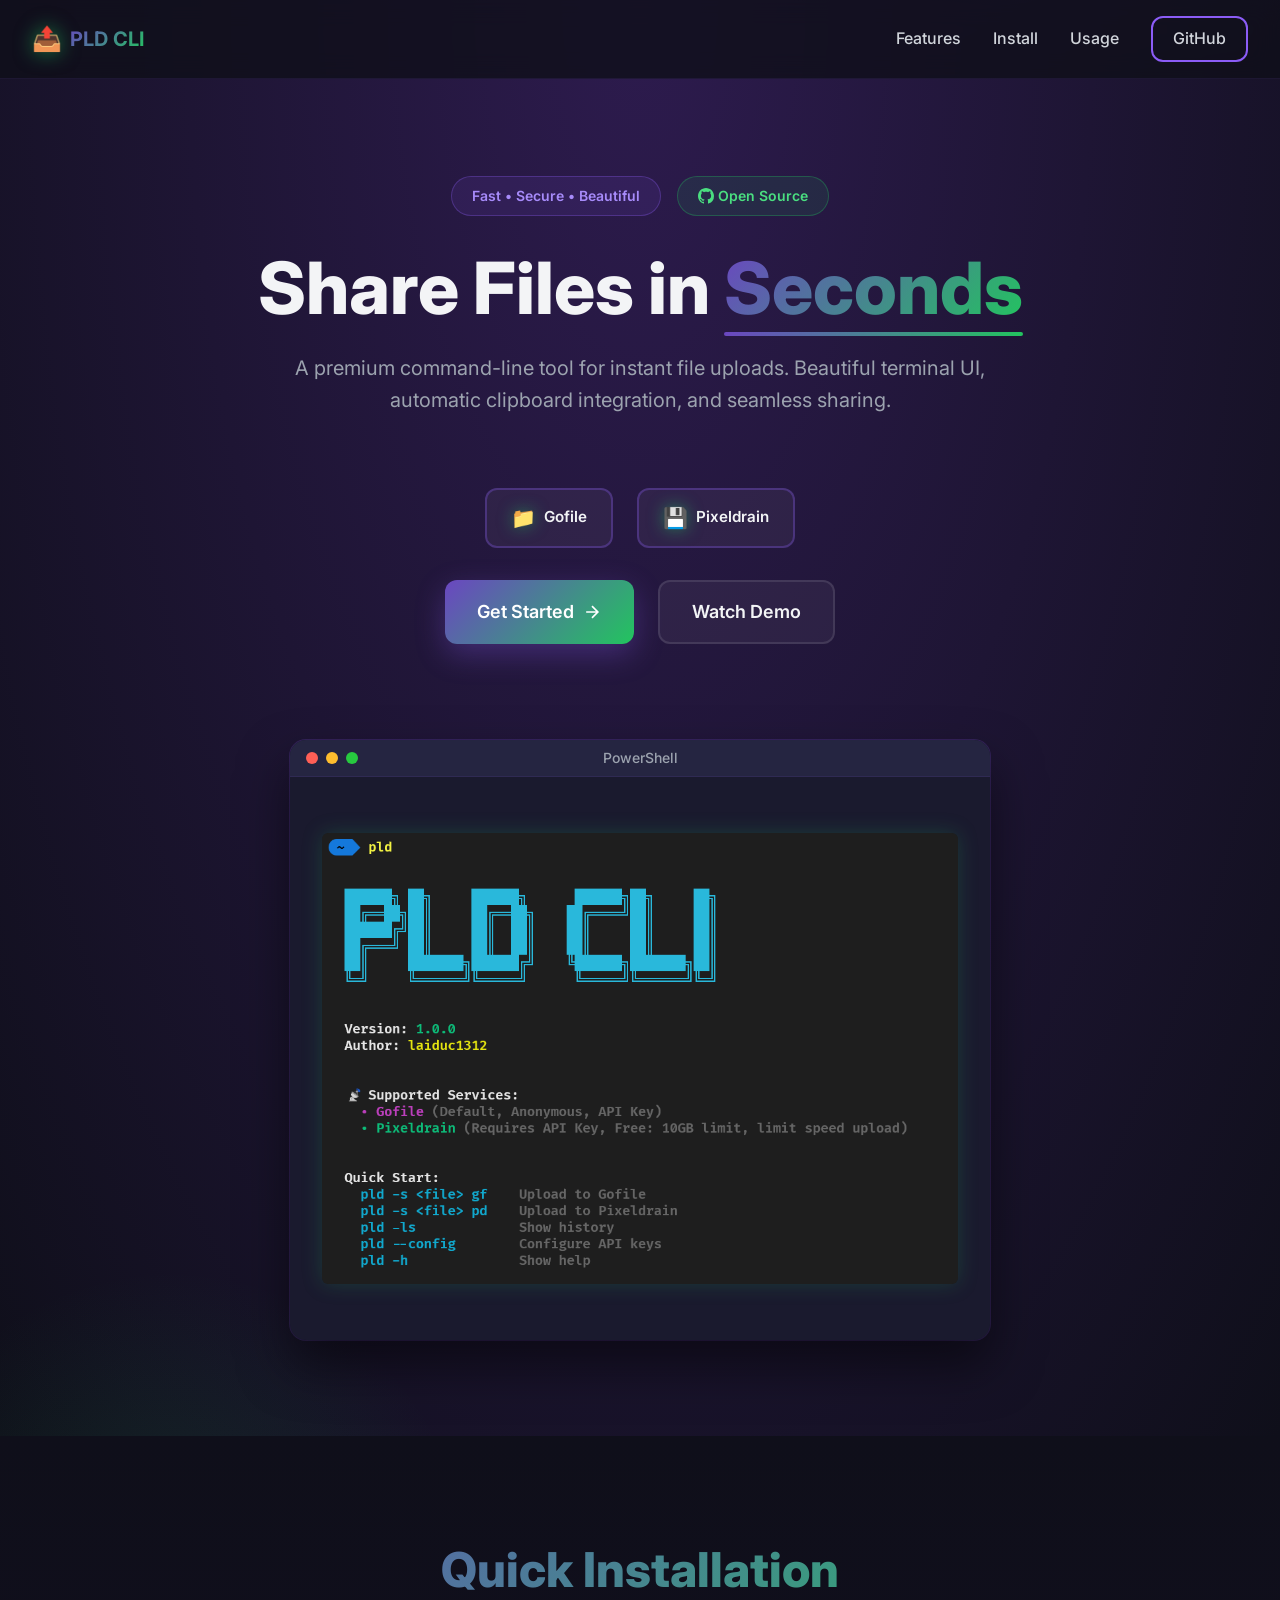
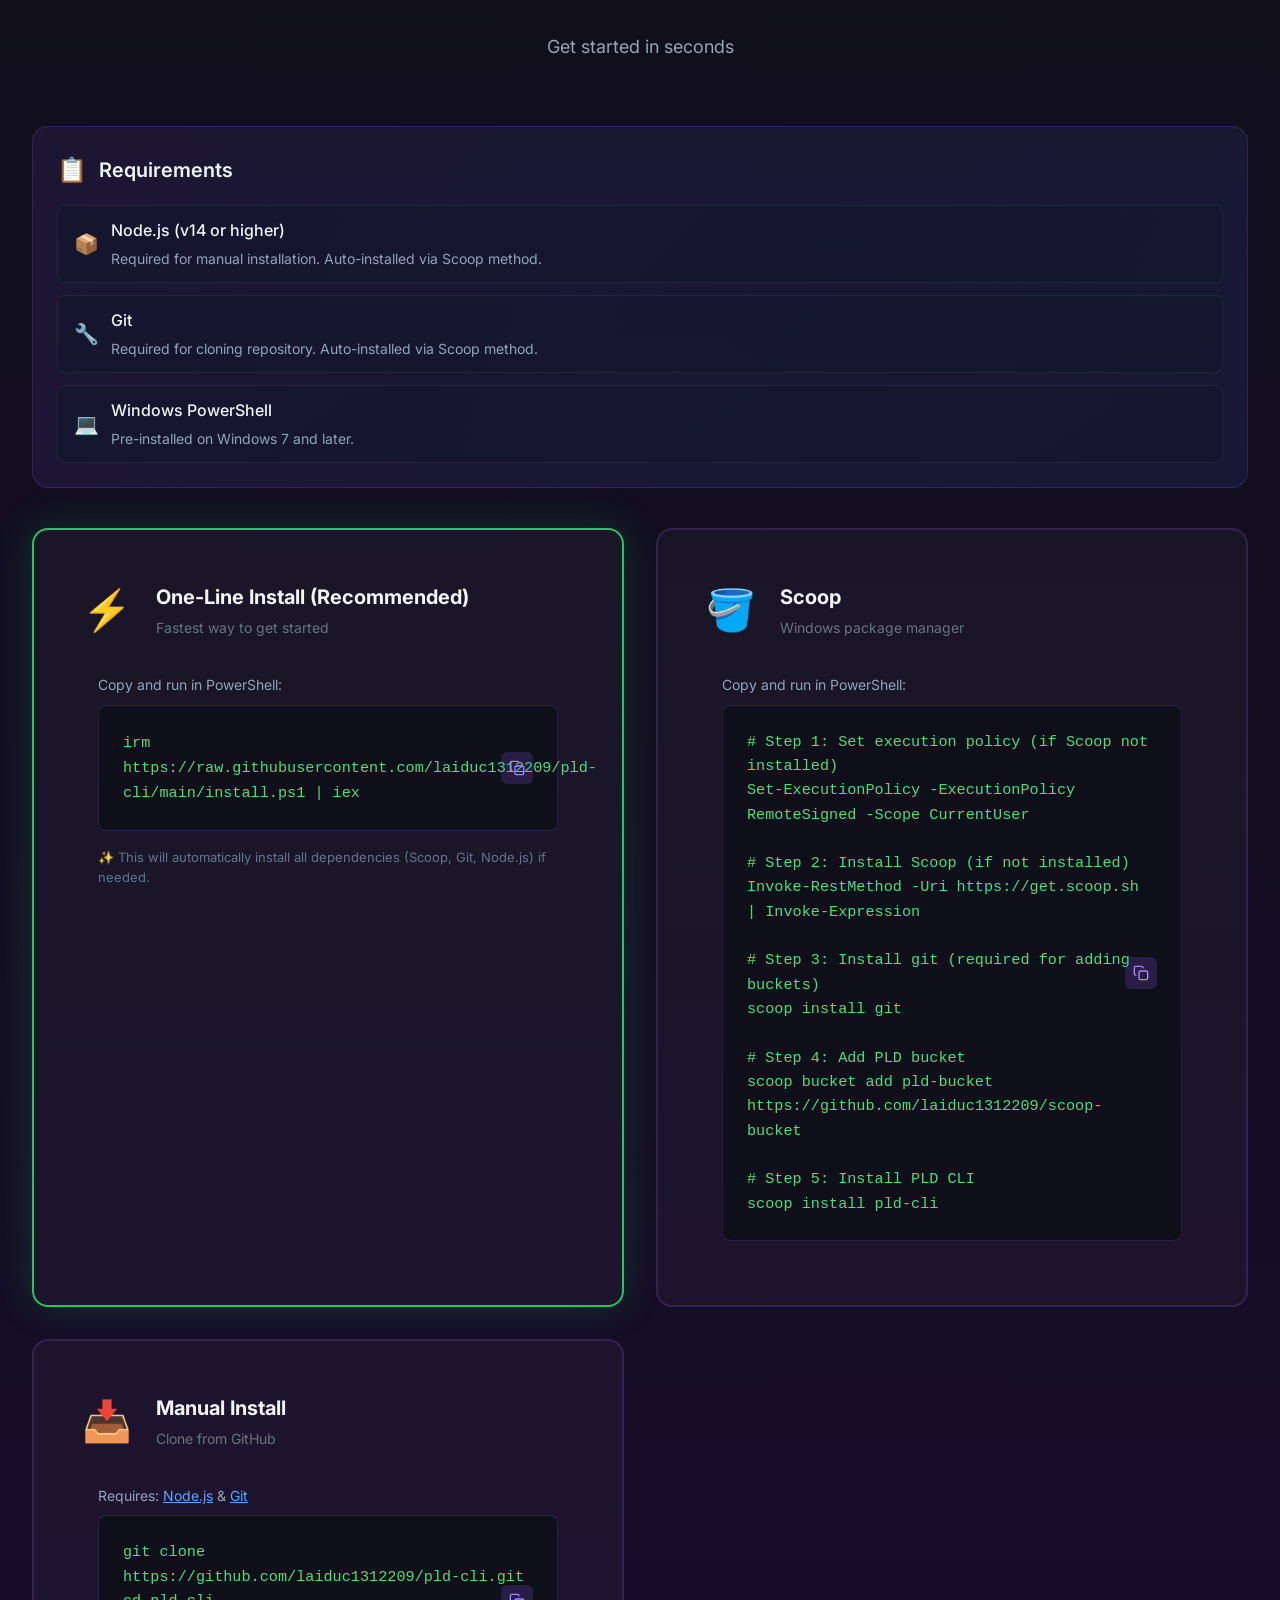
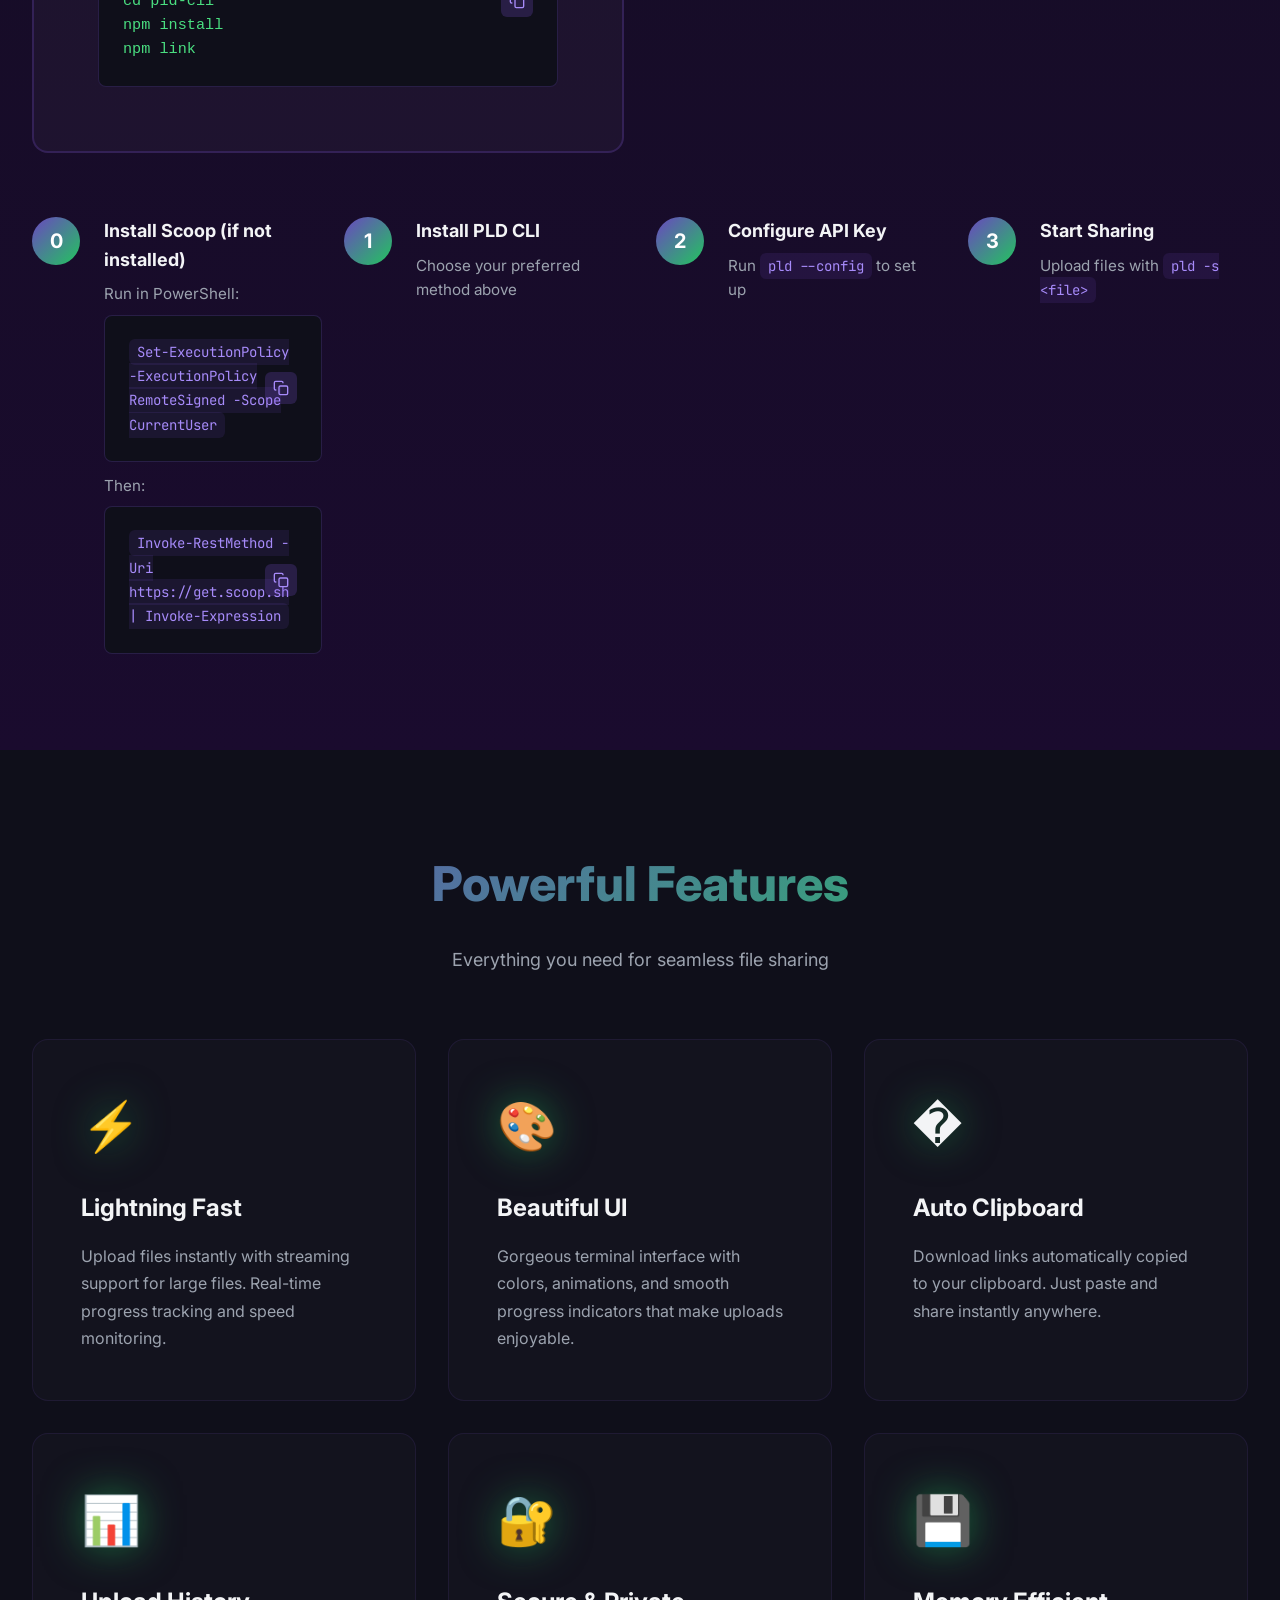
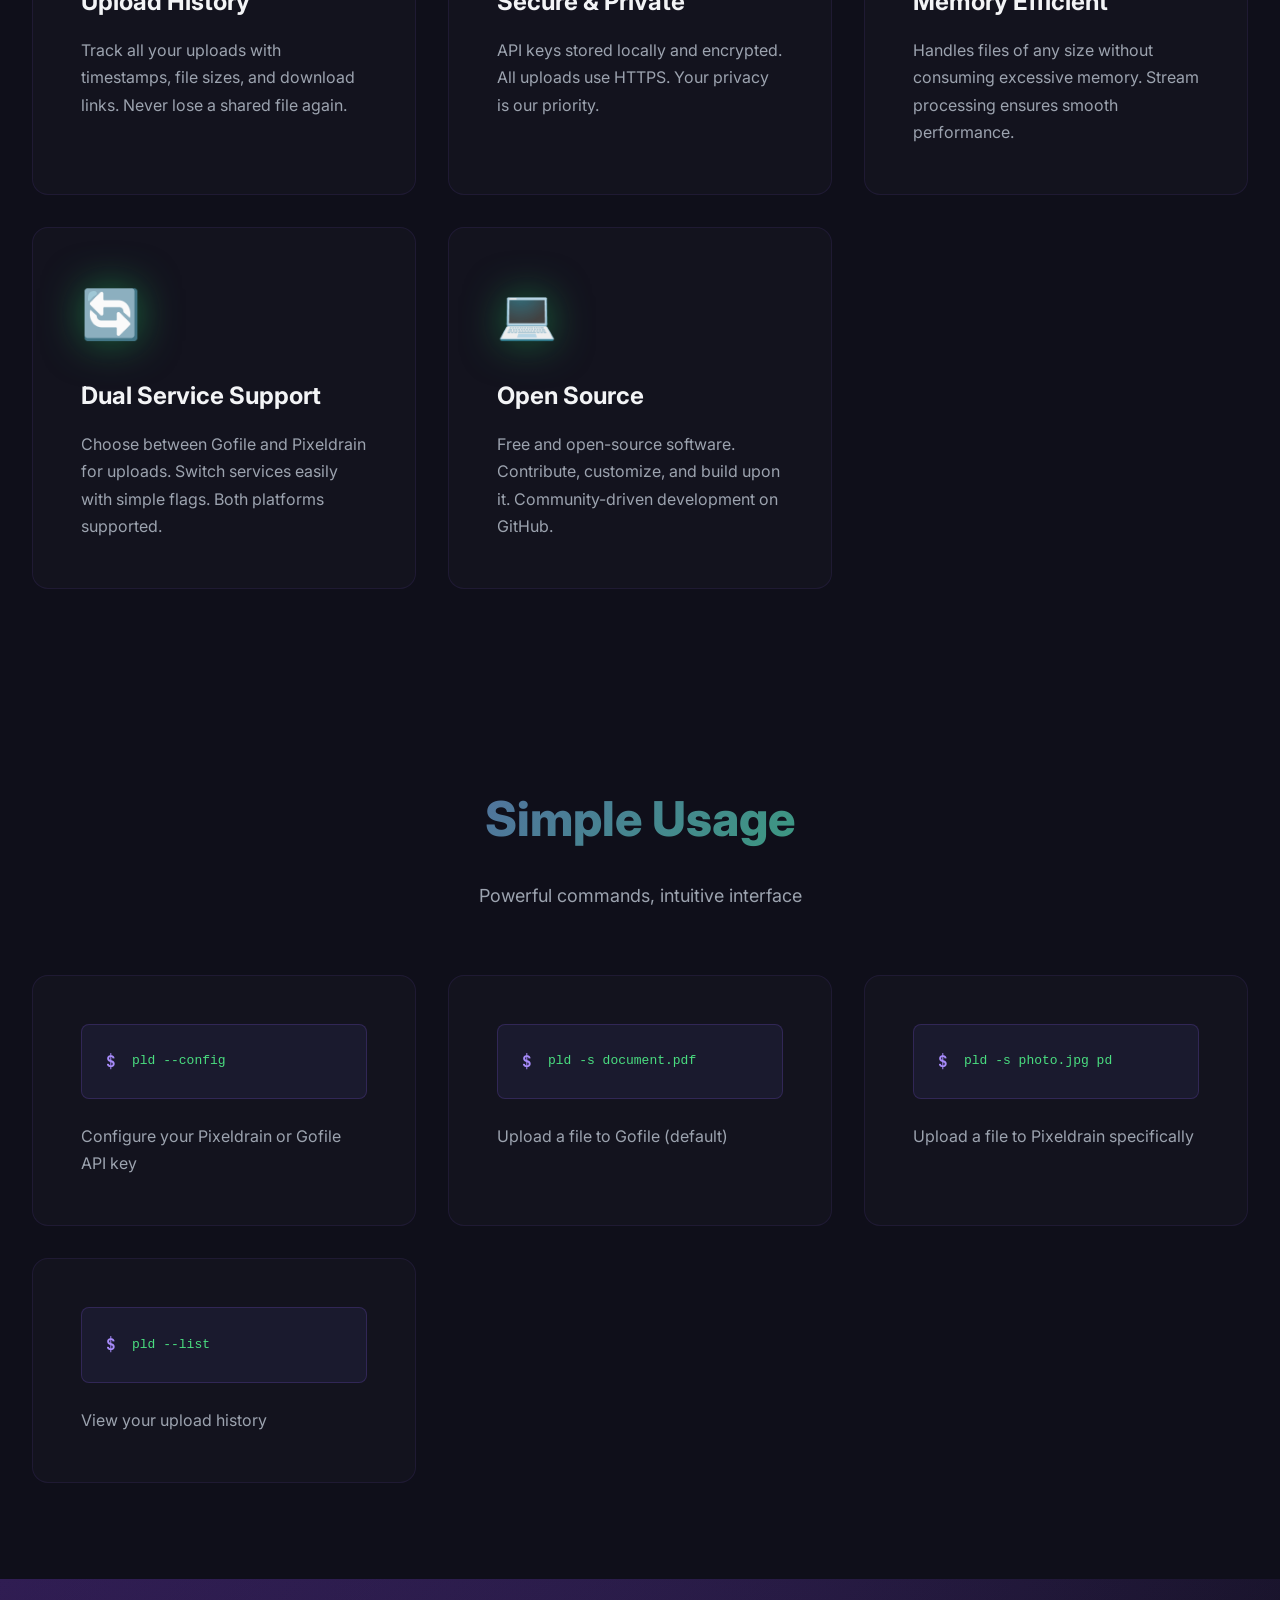
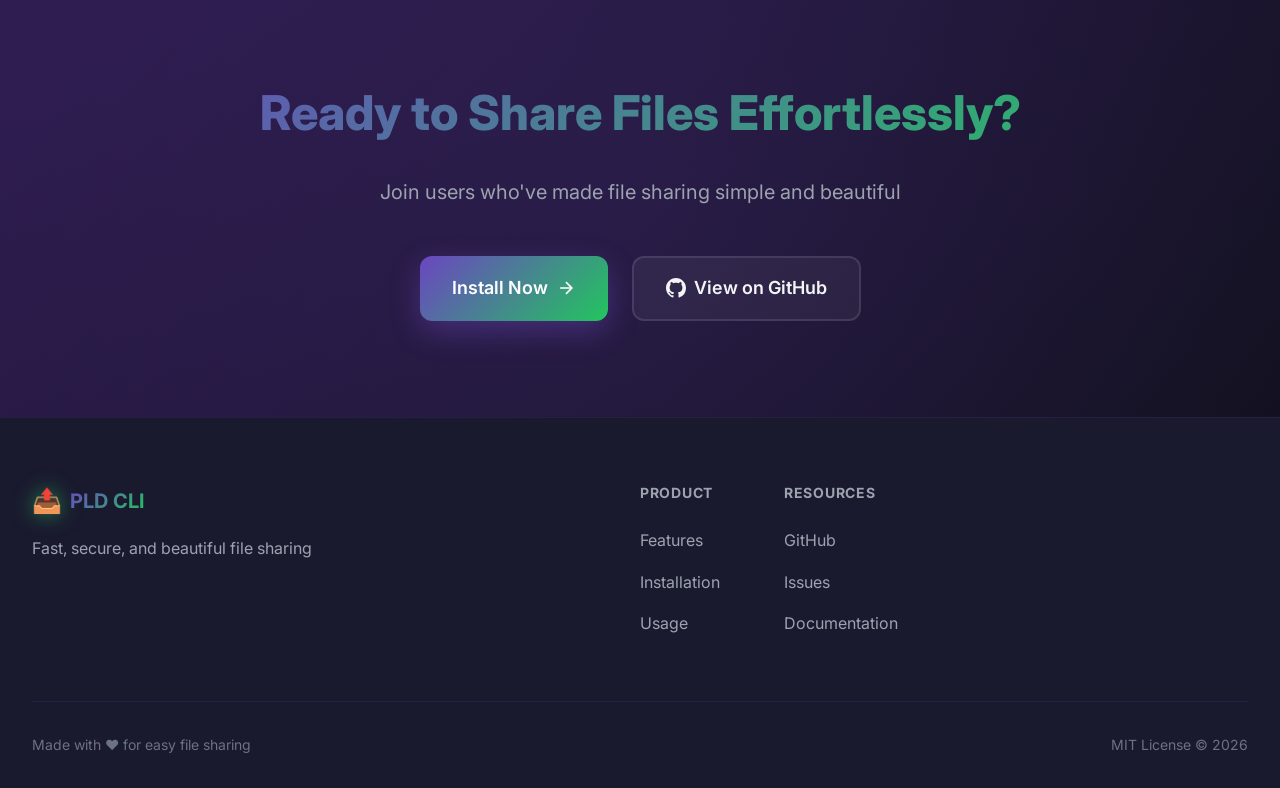
<file: index.html>
<!DOCTYPE html>
<html lang="en">

<head>
    <script async src="https://pagead2.googlesyndication.com/pagead/js/adsbygoogle.js?client=ca-pub-7926803242795452"
     crossorigin="anonymous"></script>
    <meta charset="UTF-8">
    <meta name="viewport" content="width=device-width, initial-scale=1.0">
    <title>PLD CLI - Fast & Elegant File Sharing</title>
    <meta name="description"
        content="A beautiful CLI tool for instant file uploads and sharing via Pixeldrain and Gofile">
    <link rel="preconnect" href="https://fonts.googleapis.com">
    <link rel="preconnect" href="https://fonts.gstatic.com" crossorigin>
    <link
        href="https://fonts.googleapis.com/css2?family=Inter:wght@300;400;500;600;700;800&family=JetBrains+Mono:wght@400;500;600&display=swap"
        rel="stylesheet">
    <link rel="stylesheet" href="styles.css">
</head>

<body>
    <!-- Hero Section -->
    <section class="hero">
        <div class="hero-bg"></div>
        <nav class="navbar">
            <div class="container">
                <div class="logo">
                    <span class="logo-icon">📤</span>
                    <span class="logo-text">PLD CLI</span>
                </div>
                <div class="nav-links">
                    <a href="#features">Features</a>
                    <a href="#install">Install</a>
                    <a href="#usage">Usage</a>
                    <a href="https://github.com/laiduc1312209/pld-cli" target="_blank" class="btn-outline">GitHub</a>
                </div>
            </div>
        </nav>

        <div class="container hero-content">
            <div class="badges-row">
                <div class="badge">Fast • Secure • Beautiful</div>
                <div class="badge badge-opensource">
                    <svg width="16" height="16" viewBox="0 0 24 24" fill="currentColor" style="margin-right: 4px;">
                        <path
                            d="M12 0C5.37 0 0 5.37 0 12c0 5.31 3.435 9.795 8.205 11.385.6.105.825-.255.825-.57 0-.285-.015-1.23-.015-2.235-3.015.555-3.795-.735-4.035-1.41-.135-.345-.72-1.41-1.23-1.695-.42-.225-1.02-.78-.015-.795.945-.015 1.62.87 1.845 1.23 1.08 1.815 2.805 1.305 3.495.99.105-.78.42-1.305.765-1.605-2.67-.3-5.46-1.335-5.46-5.925 0-1.305.465-2.385 1.23-3.225-.12-.3-.54-1.53.12-3.18 0 0 1.005-.315 3.3 1.23.96-.27 1.98-.405 3-.405s2.04.135 3 .405c2.295-1.56 3.3-1.23 3.3-1.23.66 1.65.24 2.88.12 3.18.765.84 1.23 1.905 1.23 3.225 0 4.605-2.805 5.625-5.475 5.925.435.375.81 1.095.81 2.22 0 1.605-.015 2.895-.015 3.3 0 .315.225.69.825.57A12.02 12.02 0 0024 12c0-6.63-5.37-12-12-12z" />
                    </svg>
                    Open Source
                </div>
            </div>
            <h1 class="hero-title">
                Share Files in <span class="gradient-text">Seconds</span>
            </h1>
            <p class="hero-description">
                A premium command-line tool for instant file uploads. Beautiful terminal UI, automatic clipboard
                integration, and seamless sharing.
            </p>
            <div class="service-badges">
                <div class="service-badge">
                    <span class="service-icon">📁</span>
                    <span>Gofile</span>
                </div>
                <div class="service-badge">
                    <span class="service-icon">💾</span>
                    <span>Pixeldrain</span>
                </div>
            </div>
            <div class="hero-actions">
                <a href="#install" class="btn-primary">
                    <span>Get Started</span>
                    <svg width="20" height="20" viewBox="0 0 24 24" fill="none" stroke="currentColor" stroke-width="2">
                        <path d="M5 12h14M12 5l7 7-7 7" />
                    </svg>
                </a>
                <a href="#demo" class="btn-secondary">
                    <span>Watch Demo</span>
                </a>
            </div>

            <!-- Terminal Demo -->
            <div class="terminal-window">
                <div class="terminal-header">
                    <div class="terminal-buttons">
                        <span class="btn-close"></span>
                        <span class="btn-minimize"></span>
                        <span class="btn-maximize"></span>
                    </div>
                    <div class="terminal-title">PowerShell</div>
                </div>
                <div class="terminal-body">
                    <img src="banner.png" alt="PLD CLI Banner" class="terminal-banner">
                </div>
            </div>
        </div>
    </section>

    <!-- Installation Section -->
    <section id="install" class="installation">
        <div class="container">
            <h2 class="section-title">Quick Installation</h2>
            <p class="section-description">Get started in seconds</p>

            <!-- Requirements Section -->
            <div class="requirements-section"
                style="margin-bottom: 40px; padding: 24px; background: linear-gradient(135deg, rgba(139, 92, 246, 0.1), rgba(59, 130, 246, 0.1)); border-radius: 16px; border: 1px solid rgba(139, 92, 246, 0.2);">
                <div style="display: flex; align-items: center; gap: 12px; margin-bottom: 16px;">
                    <div style="font-size: 24px;">📋</div>
                    <h3 style="margin: 0; font-size: 20px; font-weight: 600; color: #f1f5f9;">Requirements</h3>
                </div>
                <div style="display: grid; gap: 12px;">
                    <div
                        style="display: flex; align-items: center; gap: 12px; padding: 12px 16px; background: rgba(15, 23, 42, 0.5); border-radius: 8px; border: 1px solid rgba(148, 163, 184, 0.1);">
                        <div style="font-size: 20px;">📦</div>
                        <div>
                            <div style="font-weight: 500; color: #f1f5f9; margin-bottom: 4px;">Node.js (v14 or higher)
                            </div>
                            <div style="font-size: 14px; color: #94a3b8;">Required for manual installation.
                                Auto-installed via Scoop method.</div>
                        </div>
                    </div>
                    <div
                        style="display: flex; align-items: center; gap: 12px; padding: 12px 16px; background: rgba(15, 23, 42, 0.5); border-radius: 8px; border: 1px solid rgba(148, 163, 184, 0.1);">
                        <div style="font-size: 20px;">🔧</div>
                        <div>
                            <div style="font-weight: 500; color: #f1f5f9; margin-bottom: 4px;">Git</div>
                            <div style="font-size: 14px; color: #94a3b8;">Required for cloning repository.
                                Auto-installed via Scoop method.</div>
                        </div>
                    </div>
                    <div
                        style="display: flex; align-items: center; gap: 12px; padding: 12px 16px; background: rgba(15, 23, 42, 0.5); border-radius: 8px; border: 1px solid rgba(148, 163, 184, 0.1);">
                        <div style="font-size: 20px;">💻</div>
                        <div>
                            <div style="font-weight: 500; color: #f1f5f9; margin-bottom: 4px;">Windows PowerShell</div>
                            <div style="font-size: 14px; color: #94a3b8;">Pre-installed on Windows 7 and later.</div>
                        </div>
                    </div>
                </div>
            </div>

            <div class="install-methods">
                <div class="install-card active">
                    <div class="install-header">
                        <div class="install-icon">⚡</div>
                        <div>
                            <h3>One-Line Install (Recommended)</h3>
                            <p>Fastest way to get started</p>
                        </div>
                    </div>
                    <p style="margin: 12px 16px 8px; font-size: 14px; color: #94a3b8;">Copy and run in PowerShell:</p>
                    <div class="code-block" style="margin: 0 16px 16px;">
                        <code>irm https://raw.githubusercontent.com/laiduc1312209/pld-cli/main/install.ps1 | iex</code>
                        <button class="copy-btn" onclick="copyCode(this)">
                            <svg width="16" height="16" viewBox="0 0 24 24" fill="none" stroke="currentColor"
                                stroke-width="2">
                                <rect x="9" y="9" width="13" height="13" rx="2" ry="2"></rect>
                                <path d="M5 15H4a2 2 0 0 1-2-2V4a2 2 0 0 1 2-2h9a2 2 0 0 1 2 2v1"></path>
                            </svg>
                        </button>
                    </div>
                    <p style="margin: 0 16px 16px; font-size: 13px; color: #64748b;">
                        ✨ This will automatically install all dependencies (Scoop, Git, Node.js) if needed.
                    </p>
                </div>

                <div class="install-card">
                    <div class="install-header">
                        <div class="install-icon">🪣</div>
                        <div>
                            <h3>Scoop</h3>
                            <p>Windows package manager</p>
                        </div>
                    </div>
                    <p style="margin: 12px 16px 8px; font-size: 14px; color: #94a3b8;">Copy and run in PowerShell:</p>
                    <div class="code-block" style="margin: 0 16px 16px;">
                        <code style="white-space: pre-wrap; display: block;"># Step 1: Set execution policy (if Scoop not installed)
Set-ExecutionPolicy -ExecutionPolicy RemoteSigned -Scope CurrentUser

# Step 2: Install Scoop (if not installed)
Invoke-RestMethod -Uri https://get.scoop.sh | Invoke-Expression

# Step 3: Install git (required for adding buckets)
scoop install git

# Step 4: Add PLD bucket
scoop bucket add pld-bucket https://github.com/laiduc1312209/scoop-bucket

# Step 5: Install PLD CLI
scoop install pld-cli</code>
                        <button class="copy-btn" onclick="copyCode(this)">
                            <svg width="16" height="16" viewBox="0 0 24 24" fill="none" stroke="currentColor"
                                stroke-width="2">
                                <rect x="9" y="9" width="13" height="13" rx="2" ry="2"></rect>
                                <path d="M5 15H4a2 2 0 0 1-2-2V4a2 2 0 0 1 2-2h9a2 2 0 0 1 2 2v1"></path>
                            </svg>
                        </button>
                    </div>
                </div>

                <div class="install-card">
                    <div class="install-header">
                        <div class="install-icon">📥</div>
                        <div>
                            <h3>Manual Install</h3>
                            <p>Clone from GitHub</p>
                        </div>
                    </div>
                    <p style="margin: 12px 16px 8px; font-size: 14px; color: #94a3b8;">Requires: <a
                            href="https://nodejs.org" target="_blank" style="color: #60a5fa;">Node.js</a> & <a
                            href="https://git-scm.com" target="_blank" style="color: #60a5fa;">Git</a></p>
                    <div class="code-block" style="margin: 0 16px 16px;">
                        <code style="white-space: pre-wrap; display: block;">git clone https://github.com/laiduc1312209/pld-cli.git
cd pld-cli
npm install
npm link</code>
                        <button class="copy-btn" onclick="copyCode(this)">
                            <svg width="16" height="16" viewBox="0 0 24 24" fill="none" stroke="currentColor"
                                stroke-width="2">
                                <rect x="9" y="9" width="13" height="13" rx="2" ry="2"></rect>
                                <path d="M5 15H4a2 2 0 0 1-2-2V4a2 2 0 0 1 2-2h9a2 2 0 0 1 2 2v1"></path>
                            </svg>
                        </button>
                    </div>
                </div>
            </div>

            <div class="setup-steps">
                <div class="step">
                    <div class="step-number">0</div>
                    <div class="step-content">
                        <h4>Install Scoop (if not installed)</h4>
                        <p style="margin-bottom: 8px;">Run in PowerShell:</p>
                        <div class="code-block" style="margin-bottom: 12px;">
                            <code>Set-ExecutionPolicy -ExecutionPolicy RemoteSigned -Scope CurrentUser</code>
                            <button class="copy-btn" onclick="copyCode(this)">
                                <svg width="16" height="16" viewBox="0 0 24 24" fill="none" stroke="currentColor"
                                    stroke-width="2">
                                    <rect x="9" y="9" width="13" height="13" rx="2" ry="2"></rect>
                                    <path d="M5 15H4a2 2 0 0 1-2-2V4a2 2 0 0 1 2-2h9a2 2 0 0 1 2 2v1"></path>
                                </svg>
                            </button>
                        </div>
                        <p style="margin-bottom: 8px;">Then:</p>
                        <div class="code-block">
                            <code>Invoke-RestMethod -Uri https://get.scoop.sh | Invoke-Expression</code>
                            <button class="copy-btn" onclick="copyCode(this)">
                                <svg width="16" height="16" viewBox="0 0 24 24" fill="none" stroke="currentColor"
                                    stroke-width="2">
                                    <rect x="9" y="9" width="13" height="13" rx="2" ry="2"></rect>
                                    <path d="M5 15H4a2 2 0 0 1-2-2V4a2 2 0 0 1 2-2h9a2 2 0 0 1 2 2v1"></path>
                                </svg>
                            </button>
                        </div>
                    </div>
                </div>
                <div class="step">
                    <div class="step-number">1</div>
                    <div class="step-content">
                        <h4>Install PLD CLI</h4>
                        <p>Choose your preferred method above</p>
                    </div>
                </div>
                <div class="step">
                    <div class="step-number">2</div>
                    <div class="step-content">
                        <h4>Configure API Key</h4>
                        <p>Run <code>pld --config</code> to set up</p>
                    </div>
                </div>
                <div class="step">
                    <div class="step-number">3</div>
                    <div class="step-content">
                        <h4>Start Sharing</h4>
                        <p>Upload files with <code>pld -s &lt;file&gt;</code></p>
                    </div>
                </div>
            </div>
        </div>
    </section>

    <!-- Features Section -->
    <section id="features" class="features">
        <div class="container">
            <h2 class="section-title">Powerful Features</h2>
            <p class="section-description">Everything you need for seamless file sharing</p>

            <div class="features-grid">
                <div class="feature-card">
                    <div class="feature-icon">⚡</div>
                    <h3>Lightning Fast</h3>
                    <p>Upload files instantly with streaming support for large files. Real-time progress tracking and
                        speed monitoring.</p>
                </div>

                <div class="feature-card">
                    <div class="feature-icon">🎨</div>
                    <h3>Beautiful UI</h3>
                    <p>Gorgeous terminal interface with colors, animations, and smooth progress indicators that make
                        uploads enjoyable.</p>
                </div>

                <div class="feature-card">
                    <div class="feature-icon">�</div>
                    <h3>Auto Clipboard</h3>
                    <p>Download links automatically copied to your clipboard. Just paste and share instantly anywhere.
                    </p>
                </div>

                <div class="feature-card">
                    <div class="feature-icon">📊</div>
                    <h3>Upload History</h3>
                    <p>Track all your uploads with timestamps, file sizes, and download links. Never lose a shared file
                        again.</p>
                </div>

                <div class="feature-card">
                    <div class="feature-icon">🔐</div>
                    <h3>Secure & Private</h3>
                    <p>API keys stored locally and encrypted. All uploads use HTTPS. Your privacy is our priority.</p>
                </div>

                <div class="feature-card">
                    <div class="feature-icon">💾</div>
                    <h3>Memory Efficient</h3>
                    <p>Handles files of any size without consuming excessive memory. Stream processing ensures smooth
                        performance.</p>
                </div>

                <div class="feature-card">
                    <div class="feature-icon">🔄</div>
                    <h3>Dual Service Support</h3>
                    <p>Choose between Gofile and Pixeldrain for uploads. Switch services easily with simple flags. Both
                        platforms supported.</p>
                </div>

                <div class="feature-card">
                    <div class="feature-icon">💻</div>
                    <h3>Open Source</h3>
                    <p>Free and open-source software. Contribute, customize, and build upon it. Community-driven
                        development on GitHub.</p>
                </div>
            </div>
        </div>
    </section>

    <!-- Usage Section -->
    <section id="usage" class="usage">
        <div class="container">
            <h2 class="section-title">Simple Usage</h2>
            <p class="section-description">Powerful commands, intuitive interface</p>

            <div class="usage-grid">
                <div class="usage-card">
                    <div class="usage-command">
                        <span class="cmd-prompt">$</span>
                        <code>pld --config</code>
                    </div>
                    <p>Configure your Pixeldrain or Gofile API key</p>
                </div>

                <div class="usage-card">
                    <div class="usage-command">
                        <span class="cmd-prompt">$</span>
                        <code>pld -s document.pdf</code>
                    </div>
                    <p>Upload a file to Gofile (default)</p>
                </div>

                <div class="usage-card">
                    <div class="usage-command">
                        <span class="cmd-prompt">$</span>
                        <code>pld -s photo.jpg pd</code>
                    </div>
                    <p>Upload a file to Pixeldrain specifically</p>
                </div>

                <div class="usage-card">
                    <div class="usage-command">
                        <span class="cmd-prompt">$</span>
                        <code>pld --list</code>
                    </div>
                    <p>View your upload history</p>
                </div>
            </div>
        </div>
    </section>

    <!-- CTA Section -->
    <section class="cta">
        <div class="container">
            <div class="cta-content">
                <h2>Ready to Share Files Effortlessly?</h2>
                <p>Join users who've made file sharing simple and beautiful</p>
                <div class="cta-actions">
                    <a href="#install" class="btn-primary">
                        <span>Install Now</span>
                        <svg width="20" height="20" viewBox="0 0 24 24" fill="none" stroke="currentColor"
                            stroke-width="2">
                            <path d="M5 12h14M12 5l7 7-7 7" />
                        </svg>
                    </a>
                    <a href="https://github.com/laiduc1312209/pld-cli" target="_blank" class="btn-secondary">
                        <svg width="20" height="20" viewBox="0 0 24 24" fill="currentColor">
                            <path
                                d="M12 0C5.37 0 0 5.37 0 12c0 5.31 3.435 9.795 8.205 11.385.6.105.825-.255.825-.57 0-.285-.015-1.23-.015-2.235-3.015.555-3.795-.735-4.035-1.41-.135-.345-.72-1.41-1.23-1.695-.42-.225-1.02-.78-.015-.795.945-.015 1.62.87 1.845 1.23 1.08 1.815 2.805 1.305 3.495.99.105-.78.42-1.305.765-1.605-2.67-.3-5.46-1.335-5.46-5.925 0-1.305.465-2.385 1.23-3.225-.12-.3-.54-1.53.12-3.18 0 0 1.005-.315 3.3 1.23.96-.27 1.98-.405 3-.405s2.04.135 3 .405c2.295-1.56 3.3-1.23 3.3-1.23.66 1.65.24 2.88.12 3.18.765.84 1.23 1.905 1.23 3.225 0 4.605-2.805 5.625-5.475 5.925.435.375.81 1.095.81 2.22 0 1.605-.015 2.895-.015 3.3 0 .315.225.69.825.57A12.02 12.02 0 0024 12c0-6.63-5.37-12-12-12z" />
                        </svg>
                        <span>View on GitHub</span>
                    </a>
                </div>
            </div>
        </div>
    </section>

    <!-- Footer -->
    <footer class="footer">
        <div class="container">
            <div class="footer-content">
                <div class="footer-brand">
                    <div class="logo">
                        <span class="logo-icon">📤</span>
                        <span class="logo-text">PLD CLI</span>
                    </div>
                    <p>Fast, secure, and beautiful file sharing</p>
                </div>
                <div class="footer-links">
                    <div class="footer-column">
                        <h4>Product</h4>
                        <a href="#features">Features</a>
                        <a href="#install">Installation</a>
                        <a href="#usage">Usage</a>
                    </div>
                    <div class="footer-column">
                        <h4>Resources</h4>
                        <a href="https://github.com/laiduc1312209/pld-cli" target="_blank">GitHub</a>
                        <a href="https://github.com/laiduc1312209/pld-cli/issues" target="_blank">Issues</a>
                        <a href="https://github.com/laiduc1312209/pld-cli/blob/main/README.md"
                            target="_blank">Documentation</a>
                    </div>
                </div>
            </div>
            <div class="footer-bottom">
                <p>Made with ❤️ for easy file sharing</p>
                <p>MIT License © 2026</p>
            </div>
        </div>
    </footer>

    <script src="script.js"></script>
</body>

</html>
</file>
<file: styles.css>
:root {
    /* Color Palette - Dark Violet & Green */
    --violet-950: #1a0b2e;
    --violet-900: #2d1b4e;
    --violet-800: #3d2663;
    --violet-700: #4a2f7a;
    --violet-600: #6b46c1;
    --violet-500: #8b5cf6;
    --violet-400: #a78bfa;

    --green-600: #16a34a;
    --green-500: #22c55e;
    --green-400: #4ade80;
    --green-300: #86efac;

    --gray-900: #0f0f1a;
    --gray-800: #1a1a2e;
    --gray-700: #252541;
    --gray-600: #3a3a5c;
    --gray-500: #6b7280;
    --gray-400: #9ca3af;
    --gray-300: #d1d5db;
    --gray-100: #f3f4f6;

    /* Gradients */
    --gradient-primary: linear-gradient(135deg, var(--violet-600) 0%, var(--green-500) 100%);
    --gradient-hover: linear-gradient(135deg, var(--violet-500) 0%, var(--green-400) 100%);
    --gradient-bg: radial-gradient(ellipse at top, var(--violet-900) 0%, var(--gray-900) 100%);

    /* Spacing */
    --spacing-xs: 0.5rem;
    --spacing-sm: 1rem;
    --spacing-md: 1.5rem;
    --spacing-lg: 2rem;
    --spacing-xl: 3rem;
    --spacing-2xl: 4rem;
    --spacing-3xl: 6rem;

    /* Typography */
    --font-family: 'Inter', -apple-system, BlinkMacSystemFont, 'Segoe UI', sans-serif;
    --font-mono: 'JetBrains Mono', 'Fira Code', monospace;

    /* Border Radius */
    --radius-sm: 0.375rem;
    --radius-md: 0.5rem;
    --radius-lg: 0.75rem;
    --radius-xl: 1rem;
    --radius-2xl: 1.5rem;

    /* Shadows */
    --shadow-sm: 0 1px 2px 0 rgba(0, 0, 0, 0.05);
    --shadow-md: 0 4px 6px -1px rgba(0, 0, 0, 0.1);
    --shadow-lg: 0 10px 15px -3px rgba(0, 0, 0, 0.1);
    --shadow-xl: 0 20px 25px -5px rgba(0, 0, 0, 0.1);
    --shadow-glow: 0 0 40px rgba(139, 92, 246, 0.4);
    --shadow-glow-green: 0 0 40px rgba(34, 197, 94, 0.4);
}

* {
    margin: 0;
    padding: 0;
    box-sizing: border-box;
}

html {
    scroll-behavior: smooth;
}

body {
    font-family: var(--font-family);
    background: var(--gray-900);
    color: var(--gray-100);
    line-height: 1.6;
    overflow-x: hidden;
}

.container {
    max-width: 1280px;
    margin: 0 auto;
    padding: 0 var(--spacing-lg);
}

/* ==================== NAVBAR ==================== */

.navbar {
    position: fixed;
    top: 0;
    left: 0;
    right: 0;
    z-index: 1000;
    background: rgba(15, 15, 26, 0.8);
    backdrop-filter: blur(12px);
    border-bottom: 1px solid rgba(139, 92, 246, 0.1);
    padding: var(--spacing-sm) 0;
    transition: all 0.3s ease;
}

.navbar .container {
    display: flex;
    justify-content: space-between;
    align-items: center;
}

.logo {
    display: flex;
    align-items: center;
    gap: var(--spacing-xs);
    font-weight: 700;
    font-size: 1.25rem;
}

.logo-icon {
    font-size: 1.5rem;
    filter: drop-shadow(0 0 10px rgba(34, 197, 94, 0.6));
}

.logo-text {
    background: var(--gradient-primary);
    -webkit-background-clip: text;
    -webkit-text-fill-color: transparent;
    background-clip: text;
}

.nav-links {
    display: flex;
    align-items: center;
    gap: var(--spacing-lg);
}

.nav-links a {
    color: var(--gray-300);
    text-decoration: none;
    font-weight: 500;
    transition: color 0.3s ease;
}

.nav-links a:hover {
    color: var(--green-400);
}

.btn-outline {
    padding: 0.5rem 1.25rem;
    border: 2px solid var(--violet-500);
    border-radius: var(--radius-lg);
    transition: all 0.3s ease;
}

.btn-outline:hover {
    background: var(--violet-500);
    color: white;
    transform: translateY(-2px);
    box-shadow: 0 8px 20px rgba(139, 92, 246, 0.4);
}

/* ==================== HERO SECTION ==================== */

.hero {
    position: relative;
    min-height: 100vh;
    display: flex;
    flex-direction: column;
    padding-top: 80px;
    overflow: hidden;
}

.hero-bg {
    position: absolute;
    top: 0;
    left: 0;
    right: 0;
    bottom: 0;
    background: var(--gradient-bg);
    z-index: -1;
}

.hero-bg::before {
    content: '';
    position: absolute;
    top: -50%;
    right: -20%;
    width: 800px;
    height: 800px;
    background: radial-gradient(circle, rgba(139, 92, 246, 0.15) 0%, transparent 70%);
    border-radius: 50%;
    animation: float 20s ease-in-out infinite;
}

.hero-bg::after {
    content: '';
    position: absolute;
    bottom: -30%;
    left: -10%;
    width: 600px;
    height: 600px;
    background: radial-gradient(circle, rgba(34, 197, 94, 0.12) 0%, transparent 70%);
    border-radius: 50%;
    animation: float 15s ease-in-out infinite reverse;
}

@keyframes float {

    0%,
    100% {
        transform: translate(0, 0) rotate(0deg);
    }

    50% {
        transform: translate(50px, 30px) rotate(5deg);
    }
}

.hero-content {
    flex: 1;
    display: flex;
    flex-direction: column;
    justify-content: center;
    align-items: center;
    text-align: center;
    padding: var(--spacing-3xl) 0;
}

.badges-row {
    display: flex;
    gap: var(--spacing-sm);
    align-items: center;
    flex-wrap: wrap;
    justify-content: center;
}

.badge {
    display: inline-block;
    padding: 0.5rem 1.25rem;
    background: rgba(139, 92, 246, 0.1);
    border: 1px solid rgba(139, 92, 246, 0.3);
    border-radius: var(--radius-2xl);
    color: var(--violet-400);
    font-size: 0.875rem;
    font-weight: 600;
    margin-bottom: var(--spacing-lg);
    animation: fadeInDown 0.8s ease-out;
}

.badge-opensource {
    background: rgba(34, 197, 94, 0.1);
    border-color: rgba(34, 197, 94, 0.3);
    color: var(--green-400);
    display: flex;
    align-items: center;
}

@keyframes fadeInDown {
    from {
        opacity: 0;
        transform: translateY(-20px);
    }

    to {
        opacity: 1;
        transform: translateY(0);
    }
}

.service-badges {
    display: flex;
    gap: var(--spacing-md);
    margin-top: var(--spacing-md);
    margin-bottom: var(--spacing-lg);
    animation: fadeInUp 0.8s ease-out 0.3s both;
}

.service-badge {
    display: flex;
    align-items: center;
    gap: var(--spacing-xs);
    padding: 0.75rem 1.5rem;
    background: rgba(255, 255, 255, 0.05);
    border: 2px solid rgba(139, 92, 246, 0.3);
    border-radius: var(--radius-lg);
    font-weight: 600;
    font-size: 0.95rem;
    transition: all 0.3s ease;
}

.service-badge:hover {
    background: rgba(255, 255, 255, 0.08);
    border-color: var(--green-400);
    transform: translateY(-2px);
    box-shadow: 0 8px 20px rgba(34, 197, 94, 0.3);
}

.service-icon {
    font-size: 1.25rem;
    filter: drop-shadow(0 0 8px rgba(34, 197, 94, 0.5));
}

.hero-title {
    font-size: clamp(2.5rem, 8vw, 4.5rem);
    font-weight: 800;
    line-height: 1.1;
    margin-bottom: var(--spacing-md);
    animation: fadeInUp 0.8s ease-out 0.2s both;
}

@keyframes fadeInUp {
    from {
        opacity: 0;
        transform: translateY(30px);
    }

    to {
        opacity: 1;
        transform: translateY(0);
    }
}

.gradient-text {
    background: var(--gradient-primary);
    -webkit-background-clip: text;
    -webkit-text-fill-color: transparent;
    background-clip: text;
    position: relative;
    display: inline-block;
}

.gradient-text::after {
    content: '';
    position: absolute;
    bottom: -8px;
    left: 0;
    right: 0;
    height: 4px;
    background: var(--gradient-primary);
    border-radius: 2px;
    animation: expandWidth 1s ease-out 0.5s both;
}

@keyframes expandWidth {
    from {
        width: 0;
    }

    to {
        width: 100%;
    }
}

.hero-description {
    font-size: 1.25rem;
    color: var(--gray-400);
    max-width: 700px;
    margin: 0 auto var(--spacing-xl);
    animation: fadeInUp 0.8s ease-out 0.4s both;
}

.hero-actions {
    display: flex;
    gap: var(--spacing-md);
    margin-bottom: var(--spacing-3xl);
    animation: fadeInUp 0.8s ease-out 0.6s both;
}

.btn-primary,
.btn-secondary {
    display: inline-flex;
    align-items: center;
    gap: var(--spacing-xs);
    padding: 1rem 2rem;
    border-radius: var(--radius-lg);
    font-weight: 600;
    font-size: 1.125rem;
    text-decoration: none;
    transition: all 0.3s ease;
    cursor: pointer;
}

.btn-primary {
    background: var(--gradient-primary);
    color: white;
    box-shadow: 0 10px 30px rgba(139, 92, 246, 0.3);
}

.btn-primary:hover {
    transform: translateY(-3px);
    box-shadow: 0 15px 40px rgba(139, 92, 246, 0.5);
}

.btn-secondary {
    background: rgba(255, 255, 255, 0.05);
    color: var(--gray-100);
    border: 2px solid rgba(255, 255, 255, 0.1);
}

.btn-secondary:hover {
    background: rgba(255, 255, 255, 0.1);
    border-color: var(--green-400);
    transform: translateY(-3px);
}

/* ==================== TERMINAL WINDOW ==================== */

.terminal-window {
    width: 100%;
    max-width: 700px;
    background: var(--gray-800);
    border-radius: var(--radius-xl);
    overflow: hidden;
    box-shadow: 0 25px 50px rgba(0, 0, 0, 0.5),
        0 0 0 1px rgba(139, 92, 246, 0.2);
    animation: fadeInUp 0.8s ease-out 0.8s both;
}

.terminal-header {
    display: flex;
    align-items: center;
    justify-content: space-between;
    padding: 0.75rem 1rem;
    background: var(--gray-700);
    border-bottom: 1px solid rgba(139, 92, 246, 0.1);
}

.terminal-buttons {
    display: flex;
    gap: 0.5rem;
}

.terminal-buttons span {
    width: 12px;
    height: 12px;
    border-radius: 50%;
}

.btn-close {
    background: #ff5f56;
}

.btn-minimize {
    background: #ffbd2e;
}

.btn-maximize {
    background: #27c93f;
}

.terminal-title {
    position: absolute;
    left: 50%;
    transform: translateX(-50%);
    font-size: 0.875rem;
    color: var(--gray-400);
    font-weight: 500;
}

.terminal-body {
    padding: var(--spacing-lg);
    font-family: var(--font-mono);
    font-size: 0.9rem;
    line-height: 1.8;
}

.terminal-line {
    margin-bottom: 0.5rem;
}

.prompt {
    color: var(--violet-400);
    font-weight: 600;
    margin-right: 0.5rem;
}

.command {
    color: var(--green-400);
}

.output {
    color: var(--gray-300);
}

.success {
    color: var(--green-400);
    margin-right: 0.5rem;
}

.label {
    color: var(--gray-400);
    margin-right: 0.5rem;
}

.link {
    color: var(--violet-400);
    text-decoration: underline;
}

.terminal-banner {
    display: block;
    max-width: 100%;
    height: auto;
    margin: 1.5rem 0;
    border-radius: var(--radius-sm);
    filter: drop-shadow(0 0 10px rgba(34, 197, 94, 0.2));
}

.author {
    color: #fbbf24;
    font-weight: 600;
}

.indent {
    margin-left: 1.5rem;
    color: var(--gray-300);
}

.comment {
    color: var(--gray-500);
    margin-left: 0.5rem;
}

.terminal-cursor {
    display: inline-block;
    width: 8px;
    height: 18px;
    background: var(--green-400);
    margin-left: 4px;
    animation: blink 1s step-end infinite;
}

@keyframes blink {

    0%,
    50% {
        opacity: 1;
    }

    51%,
    100% {
        opacity: 0;
    }
}

/* ==================== FEATURES SECTION ==================== */

.features {
    padding: var(--spacing-3xl) 0;
    background: var(--gray-900);
}

.section-title {
    font-size: clamp(2rem, 5vw, 3rem);
    font-weight: 800;
    text-align: center;
    margin-bottom: var(--spacing-md);
    background: var(--gradient-primary);
    -webkit-background-clip: text;
    -webkit-text-fill-color: transparent;
    background-clip: text;
}

.section-description {
    text-align: center;
    font-size: 1.125rem;
    color: var(--gray-400);
    margin-bottom: var(--spacing-2xl);
}

.features-grid {
    display: grid;
    grid-template-columns: repeat(auto-fit, minmax(300px, 1fr));
    gap: var(--spacing-lg);
}

.feature-card {
    background: rgba(255, 255, 255, 0.02);
    border: 1px solid rgba(139, 92, 246, 0.1);
    border-radius: var(--radius-xl);
    padding: var(--spacing-xl);
    transition: all 0.4s ease;
}

.feature-card:hover {
    background: rgba(255, 255, 255, 0.05);
    border-color: var(--violet-500);
    transform: translateY(-8px);
    box-shadow: 0 20px 40px rgba(139, 92, 246, 0.2);
}

.feature-icon {
    font-size: 3rem;
    margin-bottom: var(--spacing-md);
    filter: drop-shadow(0 0 20px rgba(34, 197, 94, 0.5));
}

.feature-card h3 {
    font-size: 1.5rem;
    font-weight: 700;
    margin-bottom: var(--spacing-sm);
    color: var(--gray-100);
}

.feature-card p {
    color: var(--gray-400);
    line-height: 1.7;
}

/* ==================== INSTALLATION SECTION ==================== */

.installation {
    padding: var(--spacing-3xl) 0;
    background: linear-gradient(180deg, var(--gray-900) 0%, var(--violet-950) 100%);
}

.install-methods {
    display: grid;
    grid-template-columns: repeat(auto-fit, minmax(400px, 1fr));
    gap: var(--spacing-lg);
    margin-bottom: var(--spacing-2xl);
}

.install-card {
    background: rgba(255, 255, 255, 0.03);
    border: 2px solid rgba(139, 92, 246, 0.2);
    border-radius: var(--radius-xl);
    padding: var(--spacing-xl);
    transition: all 0.3s ease;
}

.install-card.active {
    border-color: var(--green-500);
    box-shadow: 0 0 40px rgba(34, 197, 94, 0.2);
}

.install-card:hover {
    transform: translateY(-4px);
    border-color: var(--violet-500);
}

.install-header {
    display: flex;
    align-items: center;
    gap: var(--spacing-md);
    margin-bottom: var(--spacing-lg);
}

.install-icon {
    font-size: 2.5rem;
}

.install-header h3 {
    font-size: 1.25rem;
    font-weight: 700;
    color: var(--gray-100);
    margin-bottom: 0.25rem;
}

.install-header p {
    font-size: 0.875rem;
    color: var(--gray-500);
}

.code-block {
    position: relative;
    background: var(--gray-900);
    border: 1px solid rgba(139, 92, 246, 0.2);
    border-radius: var(--radius-md);
    padding: var(--spacing-md);
    font-family: var(--font-mono);
    font-size: 0.95rem;
}

.code-block code {
    color: var(--green-400);
}

.copy-btn {
    position: absolute;
    top: 50%;
    right: var(--spacing-md);
    transform: translateY(-50%);
    background: rgba(139, 92, 246, 0.2);
    border: none;
    border-radius: var(--radius-sm);
    padding: 0.5rem;
    color: var(--violet-400);
    cursor: pointer;
    transition: all 0.3s ease;
    display: flex;
    align-items: center;
    justify-content: center;
}

.copy-btn:hover {
    background: var(--violet-500);
    color: white;
}

.setup-steps {
    display: grid;
    grid-template-columns: repeat(auto-fit, minmax(250px, 1fr));
    gap: var(--spacing-lg);
    margin-top: var(--spacing-2xl);
}

.step {
    display: flex;
    gap: var(--spacing-md);
}

.step-number {
    flex-shrink: 0;
    width: 48px;
    height: 48px;
    display: flex;
    align-items: center;
    justify-content: center;
    background: var(--gradient-primary);
    border-radius: 50%;
    font-size: 1.25rem;
    font-weight: 700;
    color: white;
}

.step-content h4 {
    font-size: 1.125rem;
    font-weight: 700;
    margin-bottom: 0.5rem;
    color: var(--gray-100);
}

.step-content p {
    color: var(--gray-400);
    font-size: 0.95rem;
}

.step-content code {
    background: rgba(139, 92, 246, 0.1);
    padding: 0.25rem 0.5rem;
    border-radius: var(--radius-sm);
    font-family: var(--font-mono);
    font-size: 0.875rem;
    color: var(--violet-400);
}

/* ==================== USAGE SECTION ==================== */

.usage {
    padding: var(--spacing-3xl) 0;
    background: var(--gray-900);
}

.usage-grid {
    display: grid;
    grid-template-columns: repeat(auto-fit, minmax(300px, 1fr));
    gap: var(--spacing-lg);
}

.usage-card {
    background: rgba(255, 255, 255, 0.02);
    border: 1px solid rgba(139, 92, 246, 0.1);
    border-radius: var(--radius-xl);
    padding: var(--spacing-xl);
    transition: all 0.3s ease;
}

.usage-card:hover {
    background: rgba(255, 255, 255, 0.05);
    border-color: var(--green-500);
    transform: translateY(-4px);
}

.usage-command {
    background: var(--gray-800);
    border: 1px solid rgba(139, 92, 246, 0.2);
    border-radius: var(--radius-md);
    padding: var(--spacing-md);
    font-family: var(--font-mono);
    margin-bottom: var(--spacing-md);
    display: flex;
    align-items: center;
    gap: var(--spacing-sm);
}

.cmd-prompt {
    color: var(--violet-400);
    font-weight: 700;
}

.usage-command code {
    color: var(--green-400);
}

.usage-card p {
    color: var(--gray-400);
    line-height: 1.7;
}

/* ==================== CTA SECTION ==================== */

.cta {
    padding: var(--spacing-3xl) 0;
    background: linear-gradient(135deg, var(--violet-900) 0%, var(--gray-900) 100%);
    position: relative;
    overflow: hidden;
}

.cta::before {
    content: '';
    position: absolute;
    top: -50%;
    left: -50%;
    width: 200%;
    height: 200%;
    background: radial-gradient(circle, rgba(139, 92, 246, 0.1) 0%, transparent 70%);
    animation: rotate 30s linear infinite;
}

@keyframes rotate {
    0% {
        transform: rotate(0deg);
    }

    100% {
        transform: rotate(360deg);
    }
}

.cta-content {
    position: relative;
    text-align: center;
    z-index: 1;
}

.cta-content h2 {
    font-size: clamp(2rem, 5vw, 3rem);
    font-weight: 800;
    margin-bottom: var(--spacing-md);
    background: var(--gradient-primary);
    -webkit-background-clip: text;
    -webkit-text-fill-color: transparent;
    background-clip: text;
}

.cta-content p {
    font-size: 1.25rem;
    color: var(--gray-400);
    margin-bottom: var(--spacing-xl);
}

.cta-actions {
    display: flex;
    gap: var(--spacing-md);
    justify-content: center;
}

/* ==================== FOOTER ==================== */

.footer {
    background: var(--gray-800);
    padding: var(--spacing-2xl) 0 var(--spacing-lg);
    border-top: 1px solid rgba(139, 92, 246, 0.1);
}

.footer-content {
    display: grid;
    grid-template-columns: 2fr 1fr 1fr;
    gap: var(--spacing-2xl);
    margin-bottom: var(--spacing-xl);
}

.footer-brand p {
    color: var(--gray-400);
    margin-top: var(--spacing-sm);
}

.footer-links {
    display: flex;
    gap: var(--spacing-2xl);
}

.footer-column h4 {
    font-size: 0.875rem;
    font-weight: 700;
    text-transform: uppercase;
    color: var(--gray-400);
    margin-bottom: var(--spacing-md);
    letter-spacing: 0.05em;
}

.footer-column a {
    display: block;
    color: var(--gray-400);
    text-decoration: none;
    margin-bottom: var(--spacing-sm);
    transition: color 0.3s ease;
}

.footer-column a:hover {
    color: var(--green-400);
}

.footer-bottom {
    padding-top: var(--spacing-lg);
    border-top: 1px solid rgba(139, 92, 246, 0.1);
    display: flex;
    justify-content: space-between;
    color: var(--gray-500);
    font-size: 0.875rem;
}

/* ==================== RESPONSIVE ==================== */

@media (max-width: 768px) {
    .nav-links {
        display: none;
    }

    .hero-actions {
        flex-direction: column;
        width: 100%;
    }

    .btn-primary,
    .btn-secondary {
        width: 100%;
        justify-content: center;
    }

    .features-grid,
    .install-methods,
    .usage-grid,
    .setup-steps {
        grid-template-columns: 1fr;
    }

    .footer-content {
        grid-template-columns: 1fr;
    }

    .footer-bottom {
        flex-direction: column;
        gap: var(--spacing-sm);
        text-align: center;
    }
}
</file>
